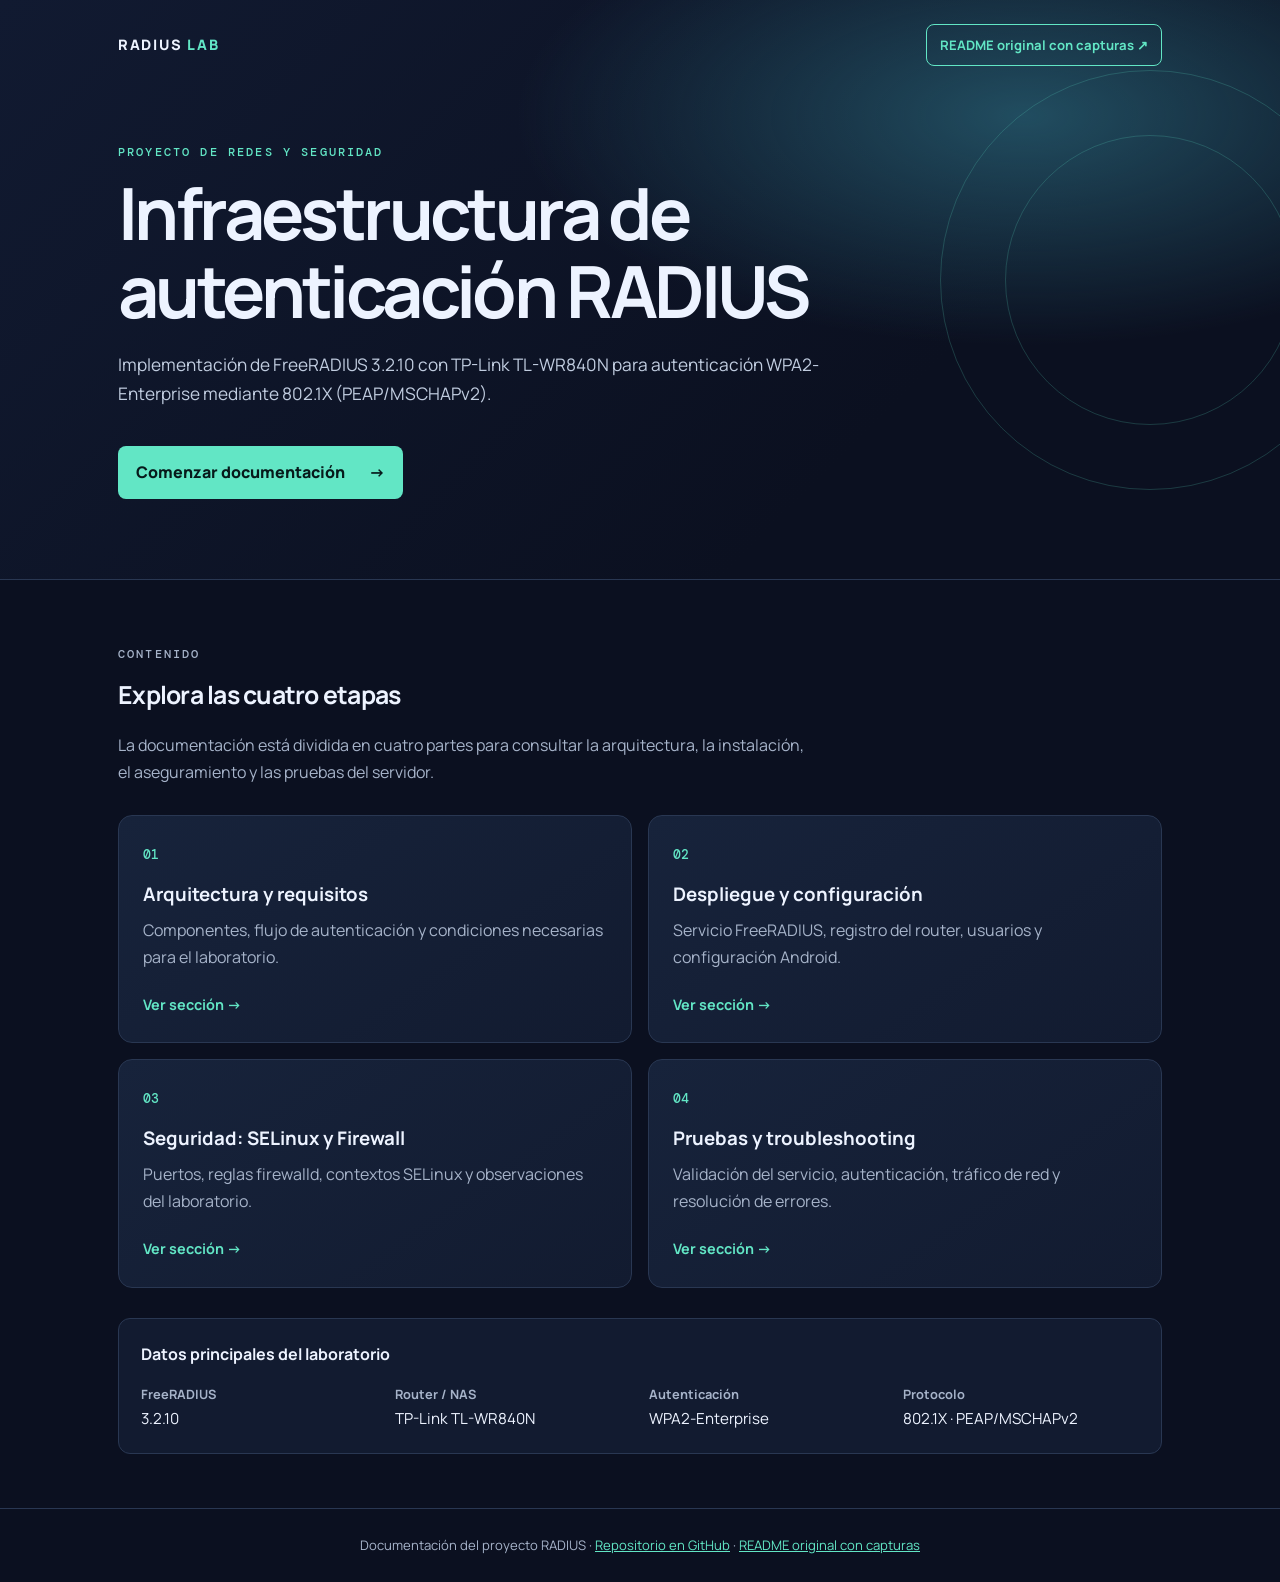
<file: index.html>
<!doctype html>
<html lang="es">
<head>
  <meta charset="utf-8">
  <meta name="viewport" content="width=device-width, initial-scale=1">
  <title>Servidor RADIUS | Documentación</title>
  <link rel="stylesheet" href="css/styles.css">
</head>
<body>
<header class="hero">
  <nav class="topnav"><a class="brand" href="index.html">RADIUS<span>LAB</span></a><a class="source-button" href="https://github.com/joanvintimilla-droid/Implementaci-n-b-sica-de-servidor-RADIUS/blob/main/README.md" target="_blank" rel="noopener">README original con capturas ↗</a></nav>
  <div class="hero-content">
    <p class="eyebrow">PROYECTO DE REDES Y SEGURIDAD</p>
    <h1>Infraestructura de autenticación RADIUS</h1>
    <p class="lead">Implementación de FreeRADIUS 3.2.10 con TP-Link TL-WR840N para autenticación WPA2-Enterprise mediante 802.1X (PEAP/MSCHAPv2).</p>
    <a class="button" href="01-arquitectura.html">Comenzar documentación <span>→</span></a>
  </div>
  <div class="hero-orbit orbit-one"></div><div class="hero-orbit orbit-two"></div>
</header>
<main class="container">
  <section class="intro">
    <p class="eyebrow">CONTENIDO</p>
    <h2>Explora las cuatro etapas</h2>
    <p>La documentación está dividida en cuatro partes para consultar la arquitectura, la instalación, el aseguramiento y las pruebas del servidor.</p>
  </section>
  <section class="cards">
    <a class="card" href="01-arquitectura.html"><span class="number">01</span><h3>Arquitectura y requisitos</h3><p>Componentes, flujo de autenticación y condiciones necesarias para el laboratorio.</p><span class="card-link">Ver sección →</span></a>
    <a class="card" href="02-despliegue.html"><span class="number">02</span><h3>Despliegue y configuración</h3><p>Servicio FreeRADIUS, registro del router, usuarios y configuración Android.</p><span class="card-link">Ver sección →</span></a>
    <a class="card" href="03-seguridad.html"><span class="number">03</span><h3>Seguridad: SELinux y Firewall</h3><p>Puertos, reglas firewalld, contextos SELinux y observaciones del laboratorio.</p><span class="card-link">Ver sección →</span></a>
    <a class="card" href="04-pruebas.html"><span class="number">04</span><h3>Pruebas y troubleshooting</h3><p>Validación del servicio, autenticación, tráfico de red y resolución de errores.</p><span class="card-link">Ver sección →</span></a>
  </section>
  <section class="note"><strong>Datos principales del laboratorio</strong><div class="stats"><div><b>FreeRADIUS</b><span>3.2.10</span></div><div><b>Router / NAS</b><span>TP-Link TL-WR840N</span></div><div><b>Autenticación</b><span>WPA2-Enterprise</span></div><div><b>Protocolo</b><span>802.1X · PEAP/MSCHAPv2</span></div></div></section>
</main>
<footer>Documentación del proyecto RADIUS · <a href="https://github.com/joanvintimilla-droid/Implementaci-n-b-sica-de-servidor-RADIUS">Repositorio en GitHub</a> · <a href="https://github.com/joanvintimilla-droid/Implementaci-n-b-sica-de-servidor-RADIUS/blob/main/README.md" target="_blank" rel="noopener">README original con capturas</a></footer>
</body></html>
</file>
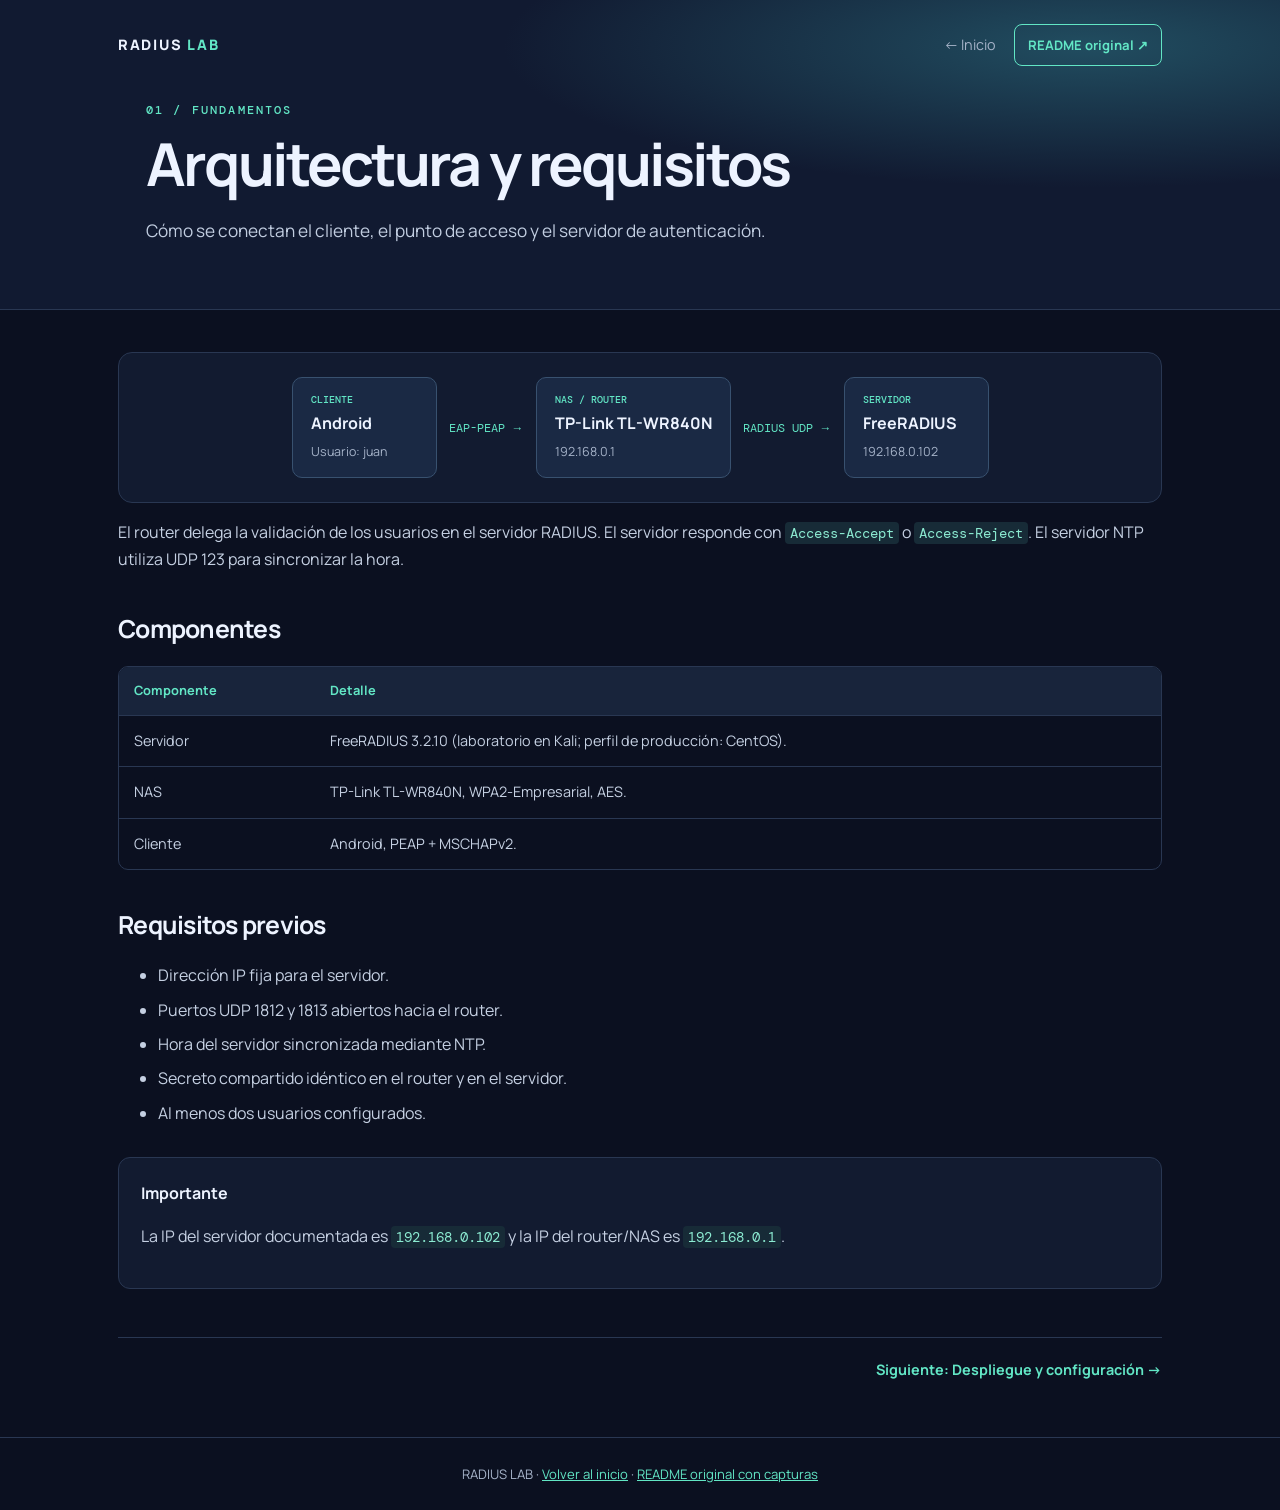
<file: 01-arquitectura.html>
<!doctype html>
<html lang="es"><head><meta charset="utf-8"><meta name="viewport" content="width=device-width, initial-scale=1"><title>01 · Arquitectura y requisitos | RADIUS</title><link rel="stylesheet" href="css/styles.css"></head>
<body><header class="page-header"><nav class="topnav"><a class="brand" href="index.html">RADIUS<span>LAB</span></a><div class="nav-actions"><a href="index.html">← Inicio</a><a class="source-button" href="https://github.com/joanvintimilla-droid/Implementaci-n-b-sica-de-servidor-RADIUS/blob/main/README.md" target="_blank" rel="noopener">README original ↗</a></div></nav><p class="eyebrow">01 / FUNDAMENTOS</p><h1>Arquitectura y requisitos</h1><p class="lead">Cómo se conectan el cliente, el punto de acceso y el servidor de autenticación.</p></header>
<main class="container article">
<div class="flow"><div class="node"><small>CLIENTE</small><b>Android</b><span>Usuario: juan</span></div><div class="arrow">EAP-PEAP →</div><div class="node"><small>NAS / ROUTER</small><b>TP-Link TL-WR840N</b><span>192.168.0.1</span></div><div class="arrow">RADIUS UDP →</div><div class="node"><small>SERVIDOR</small><b>FreeRADIUS</b><span>192.168.0.102</span></div></div>
<p class="muted">El router delega la validación de los usuarios en el servidor RADIUS. El servidor responde con <code>Access-Accept</code> o <code>Access-Reject</code>. El servidor NTP utiliza UDP 123 para sincronizar la hora.</p>
<h2>Componentes</h2><div class="table-wrap"><table><thead><tr><th>Componente</th><th>Detalle</th></tr></thead><tbody><tr><td>Servidor</td><td>FreeRADIUS 3.2.10 (laboratorio en Kali; perfil de producción: CentOS).</td></tr><tr><td>NAS</td><td>TP-Link TL-WR840N, WPA2-Empresarial, AES.</td></tr><tr><td>Cliente</td><td>Android, PEAP + MSCHAPv2.</td></tr></tbody></table></div>
<h2>Requisitos previos</h2><ul><li>Dirección IP fija para el servidor.</li><li>Puertos UDP 1812 y 1813 abiertos hacia el router.</li><li>Hora del servidor sincronizada mediante NTP.</li><li>Secreto compartido idéntico en el router y en el servidor.</li><li>Al menos dos usuarios configurados.</li></ul>
<div class="callout"><b>Importante</b><p>La IP del servidor documentada es <code>192.168.0.102</code> y la IP del router/NAS es <code>192.168.0.1</code>.</p></div>
<nav class="pager"><span></span><a href="02-despliegue.html">Siguiente: Despliegue y configuración →</a></nav>
</main><footer>RADIUS LAB · <a href="index.html">Volver al inicio</a> · <a href="https://github.com/joanvintimilla-droid/Implementaci-n-b-sica-de-servidor-RADIUS/blob/main/README.md" target="_blank" rel="noopener">README original con capturas</a></footer></body></html>
</file>
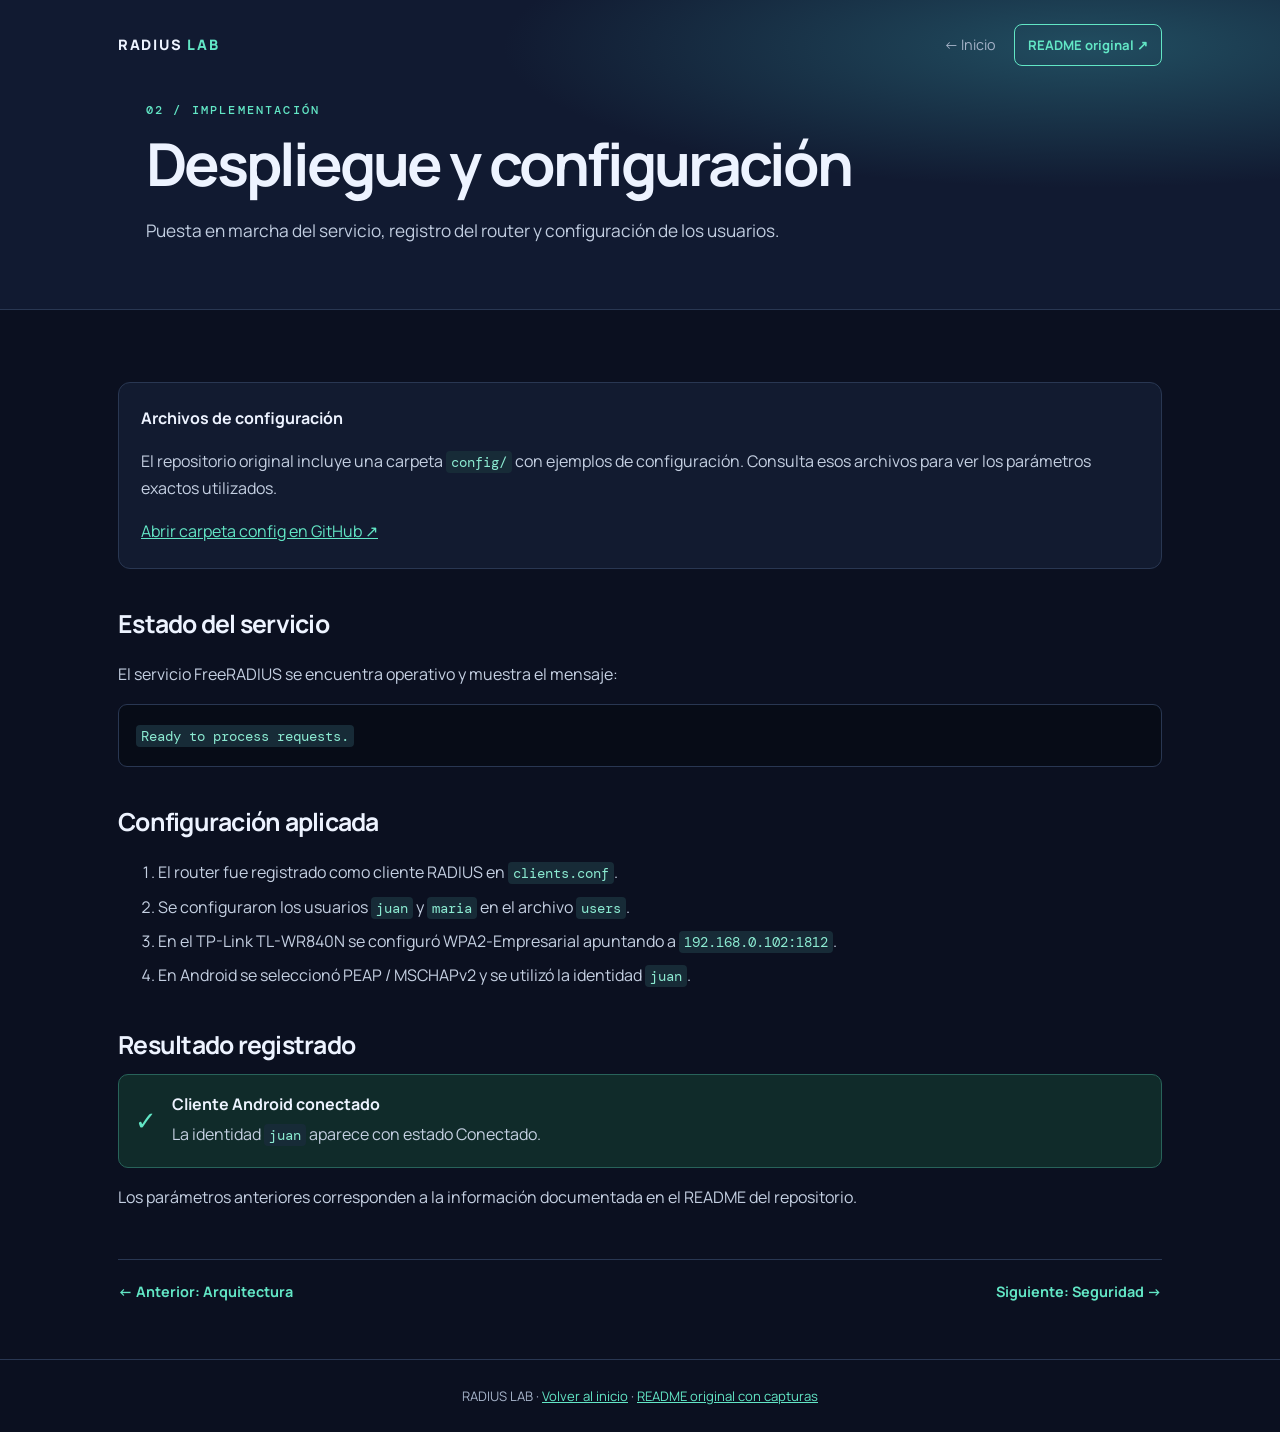
<file: 02-despliegue.html>
<!doctype html>
<html lang="es"><head><meta charset="utf-8"><meta name="viewport" content="width=device-width, initial-scale=1"><title>02 · Despliegue y configuración | RADIUS</title><link rel="stylesheet" href="css/styles.css"></head>
<body><header class="page-header"><nav class="topnav"><a class="brand" href="index.html">RADIUS<span>LAB</span></a><div class="nav-actions"><a href="index.html">← Inicio</a><a class="source-button" href="https://github.com/joanvintimilla-droid/Implementaci-n-b-sica-de-servidor-RADIUS/blob/main/README.md" target="_blank" rel="noopener">README original ↗</a></div></nav><p class="eyebrow">02 / IMPLEMENTACIÓN</p><h1>Despliegue y configuración</h1><p class="lead">Puesta en marcha del servicio, registro del router y configuración de los usuarios.</p></header>
<main class="container article">
<div class="callout"><b>Archivos de configuración</b><p>El repositorio original incluye una carpeta <code>config/</code> con ejemplos de configuración. Consulta esos archivos para ver los parámetros exactos utilizados.</p><a href="https://github.com/joanvintimilla-droid/Implementaci-n-b-sica-de-servidor-RADIUS/tree/main/config">Abrir carpeta config en GitHub ↗</a></div>
<h2>Estado del servicio</h2><p>El servicio FreeRADIUS se encuentra operativo y muestra el mensaje:</p><pre><code>Ready to process requests.</code></pre>
<h2>Configuración aplicada</h2><ol><li>El router fue registrado como cliente RADIUS en <code>clients.conf</code>.</li><li>Se configuraron los usuarios <code>juan</code> y <code>maria</code> en el archivo <code>users</code>.</li><li>En el TP-Link TL-WR840N se configuró WPA2-Empresarial apuntando a <code>192.168.0.102:1812</code>.</li><li>En Android se seleccionó PEAP / MSCHAPv2 y se utilizó la identidad <code>juan</code>.</li></ol>
<h2>Resultado registrado</h2><div class="result"><span class="check">✓</span><div><b>Cliente Android conectado</b><p>La identidad <code>juan</code> aparece con estado Conectado.</p></div></div>
<p class="muted">Los parámetros anteriores corresponden a la información documentada en el README del repositorio.</p>
<nav class="pager"><a href="01-arquitectura.html">← Anterior: Arquitectura</a><a href="03-seguridad.html">Siguiente: Seguridad →</a></nav>
</main><footer>RADIUS LAB · <a href="index.html">Volver al inicio</a> · <a href="https://github.com/joanvintimilla-droid/Implementaci-n-b-sica-de-servidor-RADIUS/blob/main/README.md" target="_blank" rel="noopener">README original con capturas</a></footer></body></html>
</file>
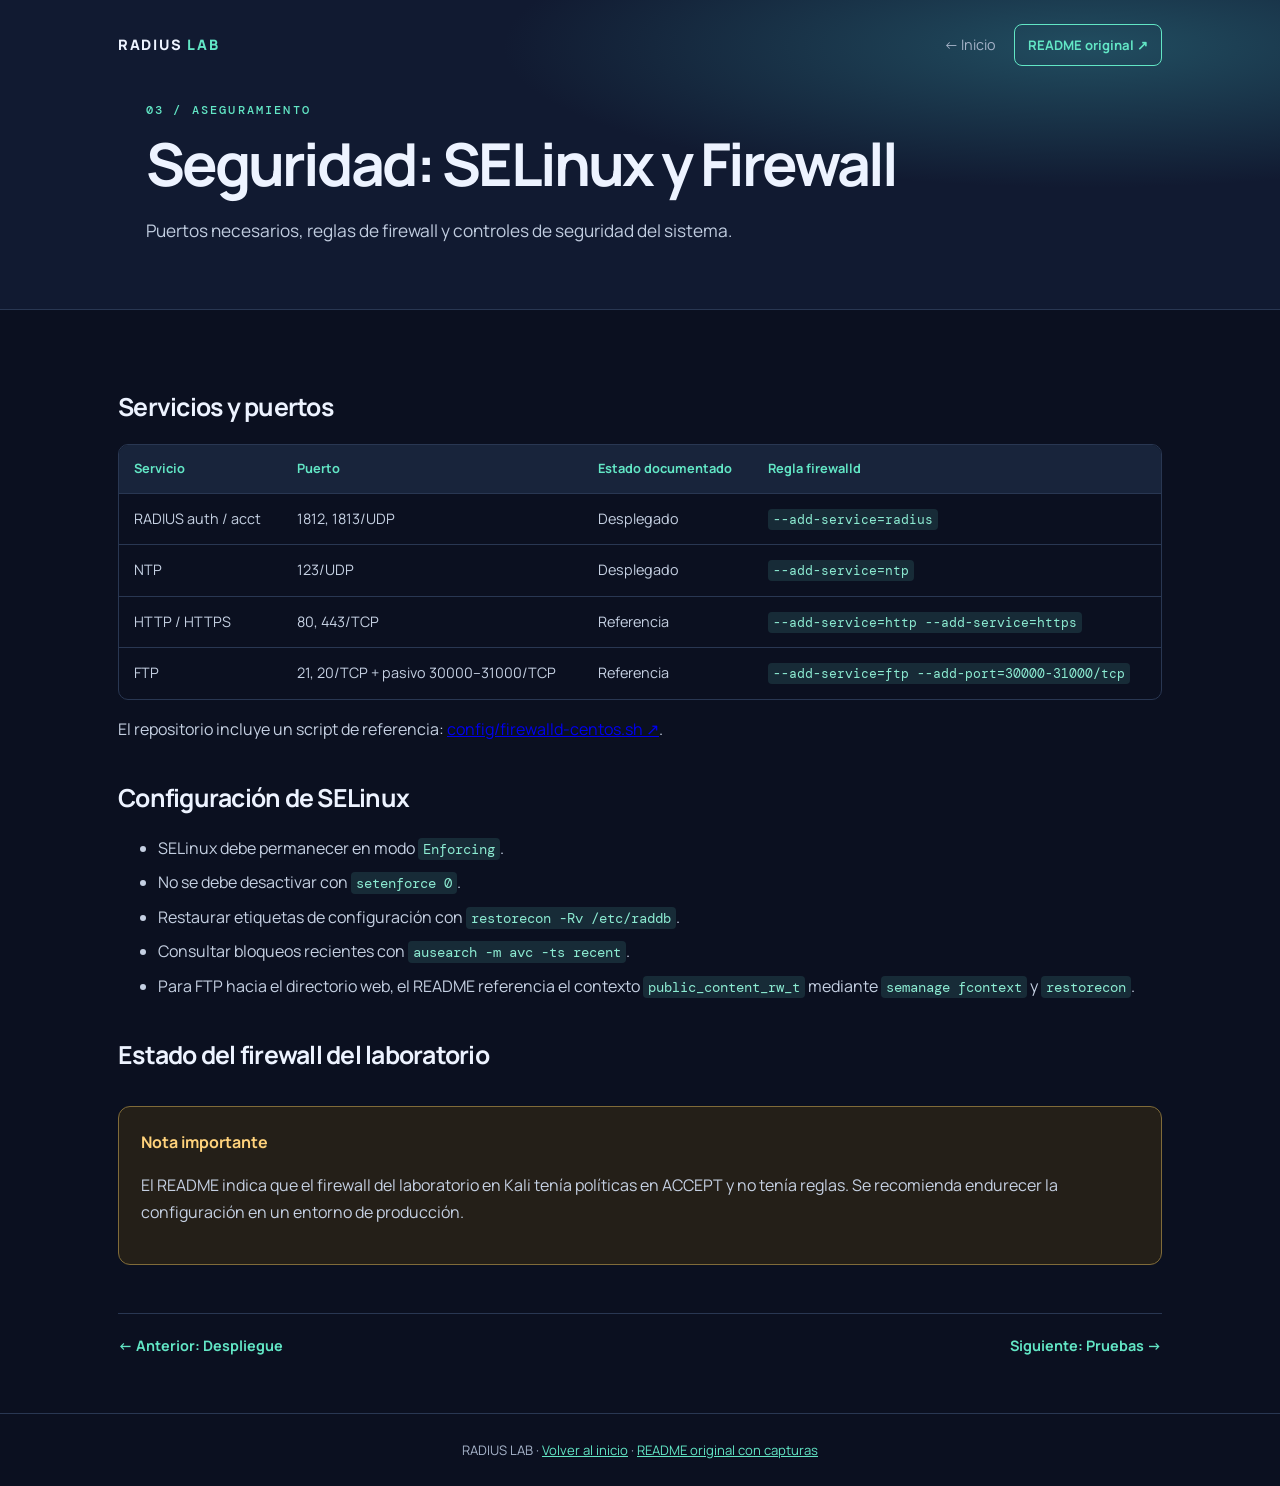
<file: 03-seguridad.html>
<!doctype html>
<html lang="es"><head><meta charset="utf-8"><meta name="viewport" content="width=device-width, initial-scale=1"><title>03 · Seguridad | RADIUS</title><link rel="stylesheet" href="css/styles.css"></head>
<body><header class="page-header"><nav class="topnav"><a class="brand" href="index.html">RADIUS<span>LAB</span></a><div class="nav-actions"><a href="index.html">← Inicio</a><a class="source-button" href="https://github.com/joanvintimilla-droid/Implementaci-n-b-sica-de-servidor-RADIUS/blob/main/README.md" target="_blank" rel="noopener">README original ↗</a></div></nav><p class="eyebrow">03 / ASEGURAMIENTO</p><h1>Seguridad: SELinux y Firewall</h1><p class="lead">Puertos necesarios, reglas de firewall y controles de seguridad del sistema.</p></header>
<main class="container article">
<h2>Servicios y puertos</h2><div class="table-wrap"><table><thead><tr><th>Servicio</th><th>Puerto</th><th>Estado documentado</th><th>Regla firewalld</th></tr></thead><tbody><tr><td>RADIUS auth / acct</td><td>1812, 1813/UDP</td><td>Desplegado</td><td><code>--add-service=radius</code></td></tr><tr><td>NTP</td><td>123/UDP</td><td>Desplegado</td><td><code>--add-service=ntp</code></td></tr><tr><td>HTTP / HTTPS</td><td>80, 443/TCP</td><td>Referencia</td><td><code>--add-service=http --add-service=https</code></td></tr><tr><td>FTP</td><td>21, 20/TCP + pasivo 30000–31000/TCP</td><td>Referencia</td><td><code>--add-service=ftp --add-port=30000-31000/tcp</code></td></tr></tbody></table></div>
<p>El repositorio incluye un script de referencia: <a href="https://github.com/joanvintimilla-droid/Implementaci-n-b-sica-de-servidor-RADIUS/blob/main/config/firewalld-centos.sh">config/firewalld-centos.sh ↗</a>.</p>
<h2>Configuración de SELinux</h2><ul><li>SELinux debe permanecer en modo <code>Enforcing</code>.</li><li>No se debe desactivar con <code>setenforce 0</code>.</li><li>Restaurar etiquetas de configuración con <code>restorecon -Rv /etc/raddb</code>.</li><li>Consultar bloqueos recientes con <code>ausearch -m avc -ts recent</code>.</li><li>Para FTP hacia el directorio web, el README referencia el contexto <code>public_content_rw_t</code> mediante <code>semanage fcontext</code> y <code>restorecon</code>.</li></ul>
<h2>Estado del firewall del laboratorio</h2><div class="warning"><b>Nota importante</b><p>El README indica que el firewall del laboratorio en Kali tenía políticas en ACCEPT y no tenía reglas. Se recomienda endurecer la configuración en un entorno de producción.</p></div>
<nav class="pager"><a href="02-despliegue.html">← Anterior: Despliegue</a><a href="04-pruebas.html">Siguiente: Pruebas →</a></nav>
</main><footer>RADIUS LAB · <a href="index.html">Volver al inicio</a> · <a href="https://github.com/joanvintimilla-droid/Implementaci-n-b-sica-de-servidor-RADIUS/blob/main/README.md" target="_blank" rel="noopener">README original con capturas</a></footer></body></html>
</file>
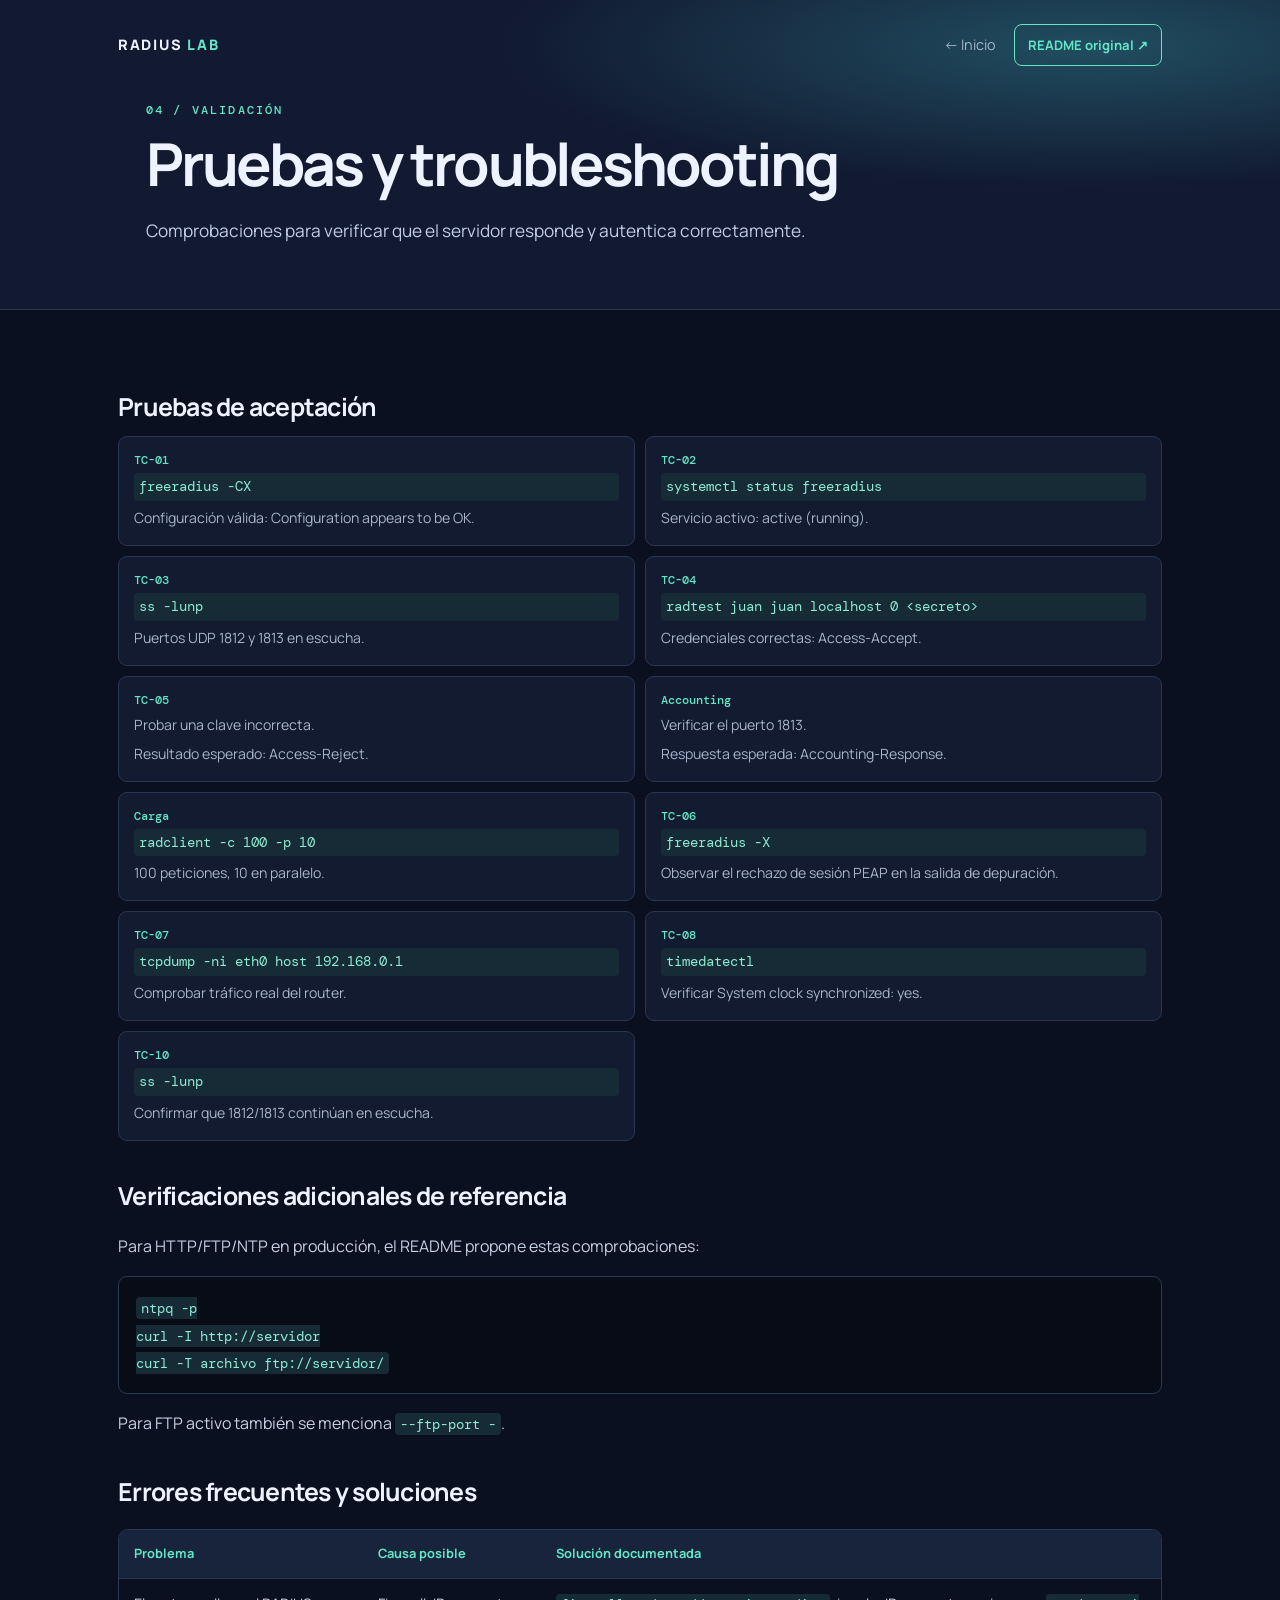
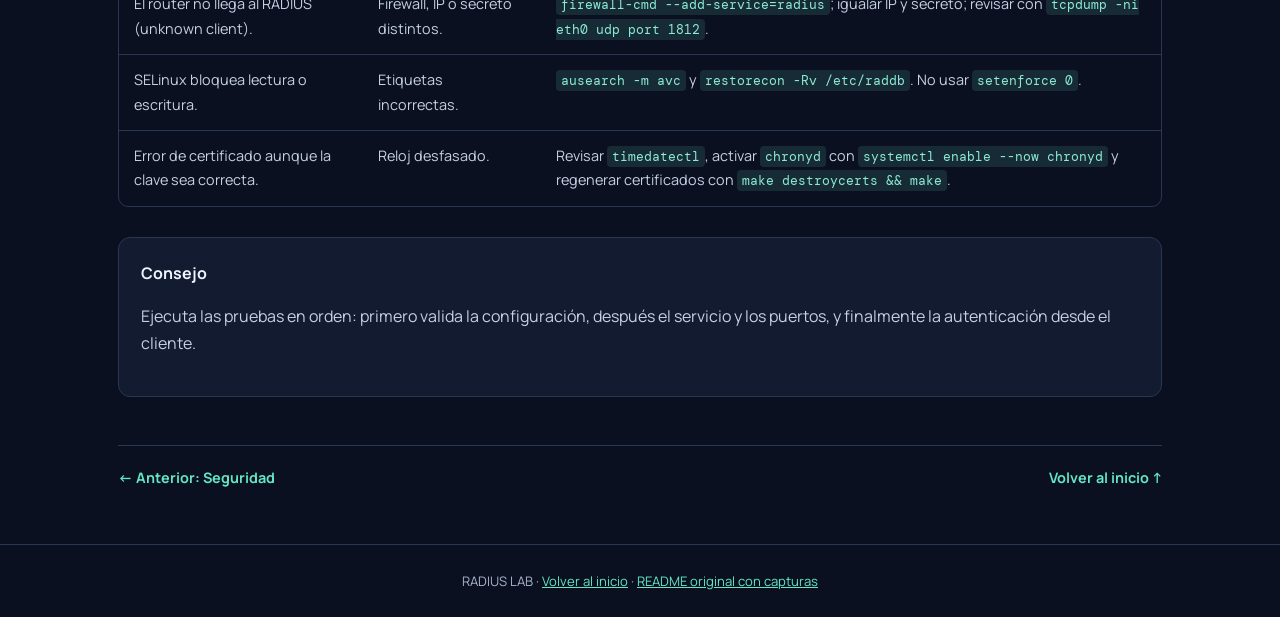
<file: 04-pruebas.html>
<!doctype html>
<html lang="es"><head><meta charset="utf-8"><meta name="viewport" content="width=device-width, initial-scale=1"><title>04 · Pruebas y troubleshooting | RADIUS</title><link rel="stylesheet" href="css/styles.css"></head>
<body><header class="page-header"><nav class="topnav"><a class="brand" href="index.html">RADIUS<span>LAB</span></a><div class="nav-actions"><a href="index.html">← Inicio</a><a class="source-button" href="https://github.com/joanvintimilla-droid/Implementaci-n-b-sica-de-servidor-RADIUS/blob/main/README.md" target="_blank" rel="noopener">README original ↗</a></div></nav><p class="eyebrow">04 / VALIDACIÓN</p><h1>Pruebas y troubleshooting</h1><p class="lead">Comprobaciones para verificar que el servidor responde y autentica correctamente.</p></header>
<main class="container article">
<h2>Pruebas de aceptación</h2><div class="tests">
<div><b>TC-01</b><code>freeradius -CX</code><span>Configuración válida: Configuration appears to be OK.</span></div>
<div><b>TC-02</b><code>systemctl status freeradius</code><span>Servicio activo: active (running).</span></div>
<div><b>TC-03</b><code>ss -lunp</code><span>Puertos UDP 1812 y 1813 en escucha.</span></div>
<div><b>TC-04</b><code>radtest juan juan localhost 0 &lt;secreto&gt;</code><span>Credenciales correctas: Access-Accept.</span></div>
<div><b>TC-05</b><span>Probar una clave incorrecta.</span><span>Resultado esperado: Access-Reject.</span></div>
<div><b>Accounting</b><span>Verificar el puerto 1813.</span><span>Respuesta esperada: Accounting-Response.</span></div>
<div><b>Carga</b><code>radclient -c 100 -p 10</code><span>100 peticiones, 10 en paralelo.</span></div>
<div><b>TC-06</b><code>freeradius -X</code><span>Observar el rechazo de sesión PEAP en la salida de depuración.</span></div>
<div><b>TC-07</b><code>tcpdump -ni eth0 host 192.168.0.1</code><span>Comprobar tráfico real del router.</span></div>
<div><b>TC-08</b><code>timedatectl</code><span>Verificar System clock synchronized: yes.</span></div>
<div><b>TC-10</b><code>ss -lunp</code><span>Confirmar que 1812/1813 continúan en escucha.</span></div>
</div>
<h2>Verificaciones adicionales de referencia</h2><p>Para HTTP/FTP/NTP en producción, el README propone estas comprobaciones:</p><pre><code>ntpq -p
curl -I http://servidor
curl -T archivo ftp://servidor/</code></pre><p>Para FTP activo también se menciona <code>--ftp-port -</code>.</p>
<h2>Errores frecuentes y soluciones</h2><div class="table-wrap"><table><thead><tr><th>Problema</th><th>Causa posible</th><th>Solución documentada</th></tr></thead><tbody><tr><td>El router no llega al RADIUS (unknown client).</td><td>Firewall, IP o secreto distintos.</td><td><code>firewall-cmd --add-service=radius</code>; igualar IP y secreto; revisar con <code>tcpdump -ni eth0 udp port 1812</code>.</td></tr><tr><td>SELinux bloquea lectura o escritura.</td><td>Etiquetas incorrectas.</td><td><code>ausearch -m avc</code> y <code>restorecon -Rv /etc/raddb</code>. No usar <code>setenforce 0</code>.</td></tr><tr><td>Error de certificado aunque la clave sea correcta.</td><td>Reloj desfasado.</td><td>Revisar <code>timedatectl</code>, activar <code>chronyd</code> con <code>systemctl enable --now chronyd</code> y regenerar certificados con <code>make destroycerts && make</code>.</td></tr></tbody></table></div>
<div class="callout"><b>Consejo</b><p>Ejecuta las pruebas en orden: primero valida la configuración, después el servicio y los puertos, y finalmente la autenticación desde el cliente.</p></div>
<nav class="pager"><a href="03-seguridad.html">← Anterior: Seguridad</a><a href="index.html">Volver al inicio ↑</a></nav>
</main><footer>RADIUS LAB · <a href="index.html">Volver al inicio</a> · <a href="https://github.com/joanvintimilla-droid/Implementaci-n-b-sica-de-servidor-RADIUS/blob/main/README.md" target="_blank" rel="noopener">README original con capturas</a></footer></body></html>
</file>
<file: css/styles.css>
@import url('https://fonts.googleapis.com/css2?family=DM+Mono:wght@400;500&family=Manrope:wght@400;500;600;700;800&display=swap');
:root{--bg:#0b1020;--panel:#121b30;--panel2:#17233b;--text:#edf3ff;--muted:#a6b3c9;--accent:#62e6c5;--line:#293752;--blue:#80aaff}
*{box-sizing:border-box}html{scroll-behavior:smooth}body{margin:0;background:#0b1020;color:var(--text);font-family:Manrope,Arial,sans-serif;line-height:1.7}.hero{min-height:440px;position:relative;overflow:hidden;background:radial-gradient(ellipse at 80% 20%,#214d60 0,transparent 35%),linear-gradient(135deg,#111a31,#0b1020 70%);border-bottom:1px solid var(--line)}.topnav{max-width:1100px;margin:auto;padding:24px 28px;display:flex;justify-content:space-between;align-items:center;color:var(--muted);font-size:.9rem;position:relative;z-index:2}.topnav a{color:var(--muted);text-decoration:none}.brand{font-weight:800;letter-spacing:.12em;color:var(--text)!important}.brand span{color:var(--accent);margin-left:5px}.hero-content{max-width:1100px;margin:54px auto 80px;padding:0 28px;position:relative;z-index:1}.eyebrow{color:var(--accent);font:500 .75rem 'DM Mono',monospace;letter-spacing:.18em}.hero h1,.page-header h1{font-size:clamp(2.4rem,6vw,4.5rem);line-height:1.08;max-width:850px;margin:14px 0 20px;letter-spacing:-.05em}.lead{font-size:1.08rem;color:#c1cde0;max-width:760px}.button{display:inline-flex;gap:24px;align-items:center;margin-top:20px;padding:13px 18px;background:var(--accent);color:#071a1b;text-decoration:none;border-radius:8px;font-weight:800}.hero-orbit{position:absolute;border:1px solid #62e6c533;border-radius:50%;pointer-events:none}.orbit-one{width:420px;height:420px;right:-80px;top:70px}.orbit-two{width:290px;height:290px;right:-15px;top:135px}.container{max-width:1100px;margin:auto;padding:54px 28px}.intro{max-width:700px;margin-bottom:28px}.intro h2,.article h2{font-size:1.55rem;letter-spacing:-.03em;margin:8px 0}.intro p,.muted{color:var(--muted)}.cards{display:grid;grid-template-columns:repeat(2,minmax(0,1fr));gap:16px}.card{display:block;text-decoration:none;color:var(--text);padding:24px;background:linear-gradient(145deg,var(--panel2),var(--panel));border:1px solid var(--line);border-radius:14px;transition:.2s}.card:hover{transform:translateY(-3px);border-color:var(--accent)}.number{font:500 .8rem 'DM Mono';color:var(--accent)}.card h3{margin:12px 0 6px}.card p{color:var(--muted);margin:0 0 20px}.card-link{color:var(--accent);font-weight:700;font-size:.9rem}.note,.callout,.warning{margin-top:30px;padding:22px;border:1px solid var(--line);border-radius:12px;background:var(--panel)}.stats{display:grid;grid-template-columns:repeat(4,1fr);gap:18px;margin-top:16px}.stats div{display:flex;flex-direction:column}.stats b{font-size:.8rem;color:var(--muted)}.stats span{font-size:.95rem}.page-header{background:radial-gradient(ellipse at 85% 15%,#214d60 0,transparent 38%),#111a31;border-bottom:1px solid var(--line);padding-bottom:46px}.page-header>.eyebrow,.page-header>h1,.page-header>.lead{max-width:1044px;margin-left:auto;margin-right:auto;padding-left:28px;padding-right:28px}.page-header h1{font-size:clamp(2.3rem,5vw,3.7rem)}.article{padding-top:42px}.article h2{margin-top:34px}.article p,.article li{color:#c5d0e2}.article li{margin:.45rem 0}.flow{display:flex;align-items:center;justify-content:center;gap:12px;flex-wrap:wrap;padding:24px;background:var(--panel);border:1px solid var(--line);border-radius:14px}.node{display:flex;flex-direction:column;gap:4px;padding:15px 18px;background:#1a2944;border:1px solid #38516f;border-radius:10px;min-width:145px}.node small{color:var(--accent);font:500 .65rem 'DM Mono'}.node span{font-size:.78rem;color:var(--muted)}.arrow{color:var(--accent);font: .75rem 'DM Mono'}.table-wrap{overflow-x:auto;border:1px solid var(--line);border-radius:10px;margin:16px 0}table{width:100%;border-collapse:collapse;min-width:650px}th,td{text-align:left;padding:13px 15px;border-bottom:1px solid var(--line);vertical-align:top}th{background:#18243b;color:var(--accent);font-size:.8rem}td{color:#c5d0e2;font-size:.9rem}tr:last-child td{border-bottom:0}code,pre{font-family:'DM Mono',monospace}code{color:#8cebd2;background:#172b37;padding:2px 5px;border-radius:4px;font-size:.88em}pre{padding:17px;background:#070c17;border:1px solid var(--line);border-radius:9px;overflow:auto;color:var(--accent)}.callout a{color:var(--accent)}.warning{border-color:#806b39;background:#241f18}.warning b{color:#ffd27b}.result{display:flex;align-items:center;gap:15px;background:#102b2a;border:1px solid #28635a;padding:16px;border-radius:10px}.result p{margin:3px 0}.check{font-size:1.6rem;color:var(--accent)}.tests{display:grid;grid-template-columns:repeat(2,minmax(0,1fr));gap:10px}.tests div{display:flex;flex-direction:column;gap:5px;padding:15px;background:var(--panel);border:1px solid var(--line);border-radius:9px}.tests b{color:var(--accent);font:500 .75rem 'DM Mono'}.tests span{font-size:.88rem;color:var(--muted)}.pager{display:flex;justify-content:space-between;gap:18px;margin-top:48px;padding-top:20px;border-top:1px solid var(--line)}.pager a{color:var(--accent);text-decoration:none;font-weight:700;font-size:.9rem}footer{padding:25px;text-align:center;border-top:1px solid var(--line);color:var(--muted);font-size:.82rem}footer a{color:var(--accent)}@media(max-width:680px){.cards,.tests{grid-template-columns:1fr}.stats{grid-template-columns:repeat(2,1fr)}.hero-content{margin-top:35px}.flow{flex-direction:column}.arrow{transform:rotate(90deg)}.pager{flex-direction:column}.topnav{padding:18px 20px}.container{padding:38px 20px}.page-header>.eyebrow,.page-header>h1,.page-header>.lead{padding-left:20px;padding-right:20px}}

.nav-actions{display:flex;align-items:center;gap:18px}.source-button{display:inline-block;padding:9px 13px;border:1px solid var(--accent);border-radius:8px;color:var(--accent)!important;font-weight:700;font-size:.82rem}.source-button:hover{background:#62e6c51a}@media(max-width:680px){.nav-actions{gap:9px;flex-wrap:wrap;justify-content:flex-end}.source-button{font-size:.72rem;padding:7px 9px}}
</file>
